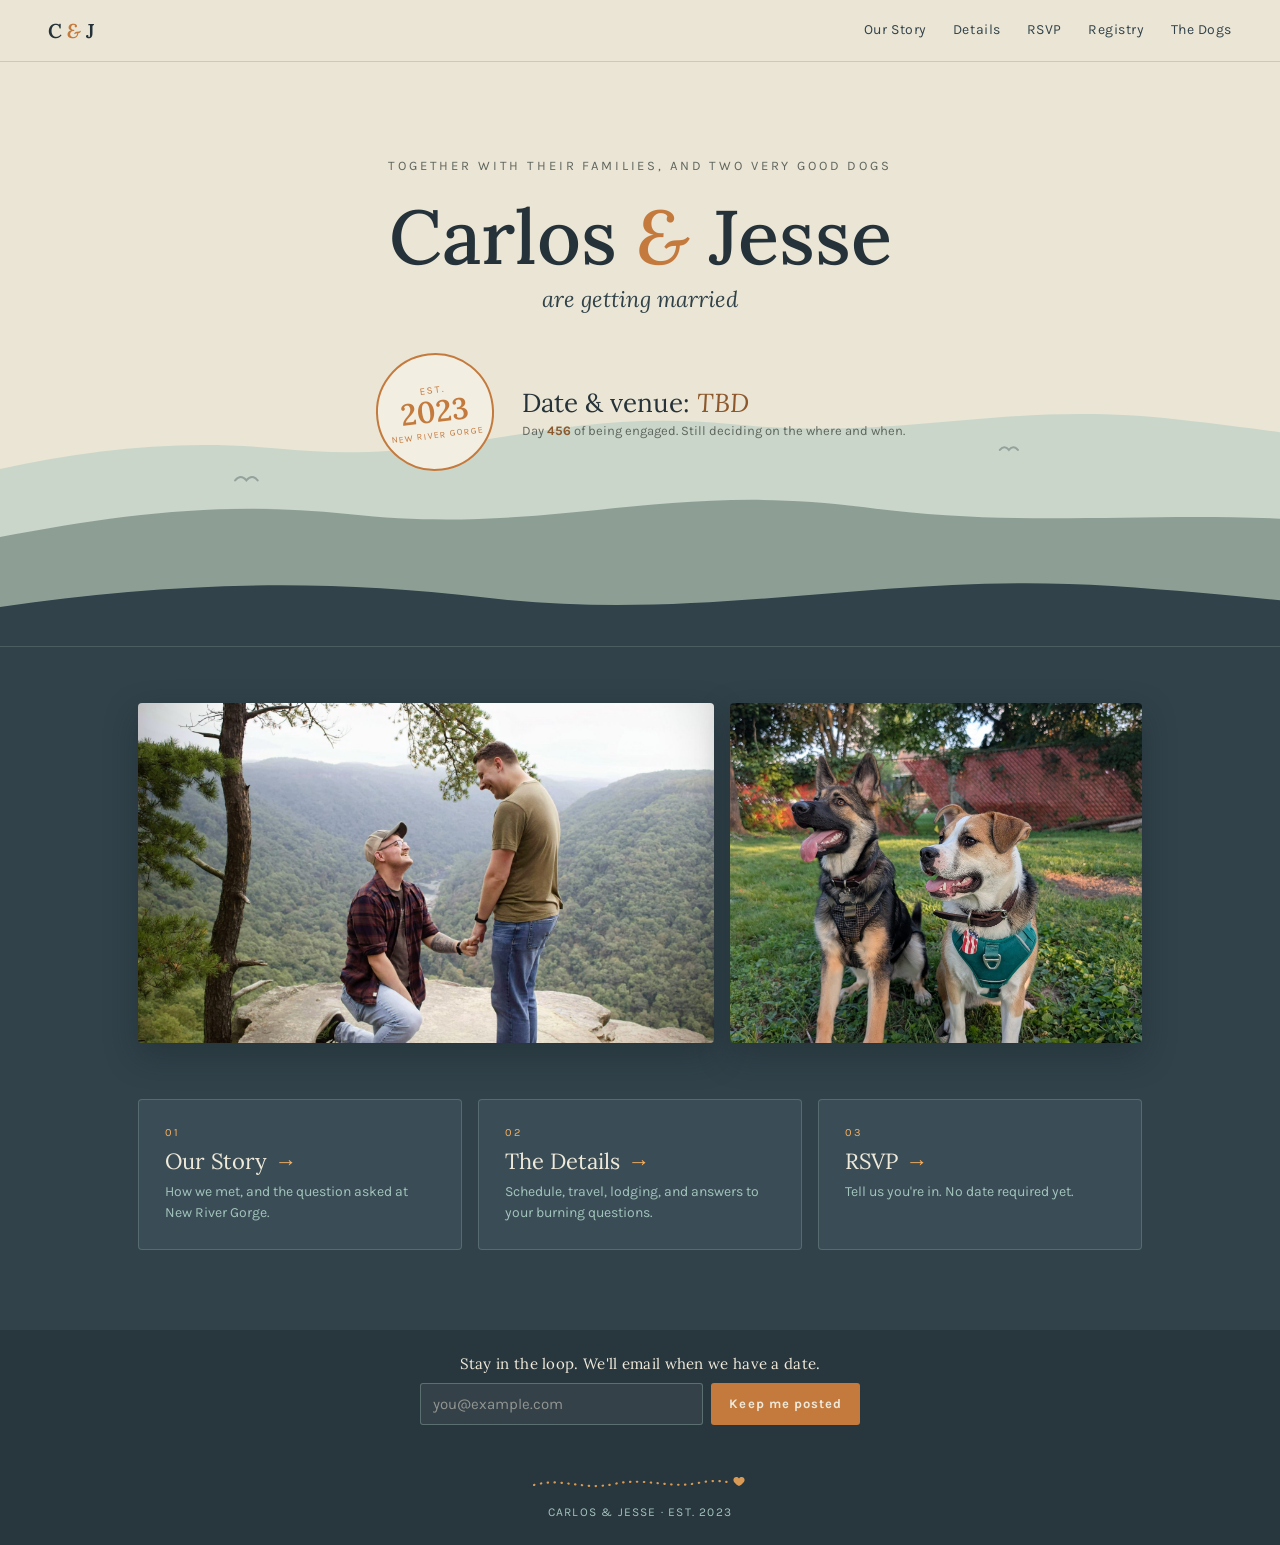
<file: index.html>
<!DOCTYPE html>
<html lang="en">
<head>
<meta charset="utf-8">
<meta name="viewport" content="width=device-width, initial-scale=1">
<title>Carlos &amp; Jesse: We're Getting Married</title>
<meta name="description" content="Carlos and Jesse are getting married! Date and venue coming soon. Get the story, the details, and meet the dogs.">
<meta property="og:title" content="Carlos &amp; Jesse: We're Getting Married">
<meta property="og:description" content="Together with their families (and two very good dogs). Date &amp; venue: TBD, so check back soon.">
<meta property="og:type" content="website">
<meta property="og:image" content="https://wedding-site-az4.pages.dev/img/og.jpg">
<meta name="theme-color" content="#31424a">
<link rel="icon" type="image/svg+xml" href="favicon.svg">
<script>
document.documentElement.classList.add('js');
/* Splash intro: only on the first visit this session, never for
   reduced-motion users. Decided here, synchronously, so neither the page
   nor the splash flashes in the wrong order. */
(function(){
  try{
    var reduce = window.matchMedia && window.matchMedia('(prefers-reduced-motion: reduce)').matches;
    if(!reduce && !sessionStorage.getItem('cjSplash')) document.documentElement.classList.add('splash');
  }catch(e){/* privacy modes without sessionStorage: skip the splash */}
})();
</script>
<link rel="preconnect" href="https://fonts.googleapis.com">
<link rel="preconnect" href="https://fonts.gstatic.com" crossorigin>
<link href="https://fonts.googleapis.com/css2?family=Lora:ital,wght@0,400..700;1,400..700&family=Karla:wght@400..700&display=swap" rel="stylesheet">
<link rel="stylesheet" href="styles.css">
<style>
  /* ---- Hero ---- */
  .hero{position:relative;overflow:hidden;}
  .hero-range{position:absolute;inset:0;width:100%;height:100%;}
  .hero-inner{position:relative;text-align:center;padding:96px 24px 176px;}
  .hero-kicker{font-size:13px;letter-spacing:0.22em;text-transform:uppercase;color:var(--muted-strong);}
  .hero h1{
    font-family:Lora,serif;font-weight:500;font-size:clamp(3rem,11vw,76px);
    margin:24px 0 8px;line-height:1.05;
  }
  .hero h1 .amp{color:var(--copper);font-style:italic;}
  .hero-sub{font-family:Lora,serif;font-style:italic;font-size:clamp(1.1rem,4vw,22px);color:var(--spruce);}

  .hero-meta{display:flex;justify-content:center;align-items:center;gap:28px;margin-top:40px;flex-wrap:wrap;}
  .badge{
    width:118px;height:118px;border:2px solid var(--copper);border-radius:50%;
    display:flex;flex-direction:column;justify-content:center;align-items:center;
    transform:rotate(-7deg);color:var(--copper);background:#f2eee2;flex-shrink:0;
    animation:badge-float 5.5s ease-in-out infinite;
  }
  .badge .b-est{font-size:10px;letter-spacing:0.18em;}
  .badge .b-year{font-family:Lora,serif;font-size:30px;font-weight:600;line-height:1;}
  .badge .b-place{font-size:9px;letter-spacing:0.12em;margin-top:4px;}
  .hero-date{text-align:left;}
  .hero-date .d-main{font-family:Lora,serif;font-size:26px;}
  .hero-date .d-main .tbd{font-style:italic;color:var(--copper-text);}
  .hero-date .d-note{font-size:13px;color:var(--muted-strong);margin-top:4px;}
  .hero-date .d-note .day-n{color:var(--copper-text);font-weight:700;font-variant-numeric:tabular-nums;}

  @keyframes badge-float{
    0%,100%{transform:rotate(-7deg) translateY(0);}
    50%{transform:rotate(-7deg) translateY(-7px);}
  }

  /* Hero entrance */
  .rise{opacity:0;animation:rise-in .9s ease forwards;}
  .rise.d1{animation-delay:.05s;}
  .rise.d2{animation-delay:.18s;}
  .rise.d3{animation-delay:.31s;}
  .rise.d4{animation-delay:.44s;}
  @keyframes rise-in{from{opacity:0;transform:translateY(22px);}to{opacity:1;transform:none;}}

  /* ---- Photos on the dark band ---- */
  .home-dark{background:var(--spruce);padding:56px 0 80px;}
  .photo-row{
    display:grid;grid-template-columns:1.4fr 1fr;gap:16px;
    max-width:1100px;margin:0 auto;padding:0 48px;width:100%;position:relative;
  }
  .photo-row img{
    width:100%;height:340px;object-fit:cover;border-radius:4px;
    box-shadow:var(--shadow-card);display:block;
  }

  /* ---- Nav cards ---- */
  .navcards{
    display:grid;grid-template-columns:repeat(3,1fr);gap:16px;
    max-width:1100px;margin:0 auto;padding:56px 48px 0;width:100%;
  }
  .navcard{
    text-decoration:none;border-radius:4px;padding:26px;
    background:var(--spruce-card);border:1px solid var(--hairline-dark);
    transition:transform .28s ease, box-shadow .28s ease, border-color .28s ease;
  }
  .navcard:hover{transform:translateY(-4px);border-color:var(--copper-light);box-shadow:var(--shadow-card);}
  .navcard .n-num{font-size:11px;letter-spacing:0.18em;color:var(--copper-bright);}
  .navcard .n-title{font-family:Lora,serif;font-size:22px;margin:8px 0 6px;color:var(--ivory);display:flex;align-items:center;gap:8px;}
  .navcard .n-arrow{transition:transform .25s ease;color:var(--copper-bright);}
  .navcard:hover .n-arrow{transform:translateX(5px);}
  .navcard .n-body{font-size:14px;color:var(--seaglass);line-height:1.5;}

  /* ---- Splash intro (logo animation) ---- */
  #splash{display:none;}
  html.splash{overflow:hidden;}
  html.splash #splash{
    /* #eae4d3 = the video's sand as actually rendered (video color-space
       shifts it one shade from our #eae5d4). Matching it hides the frame
       edges when the video letterboxes on portrait screens. */
    display:flex;position:fixed;inset:0;z-index:200;background:#eae4d3;
    align-items:center;justify-content:center;transition:opacity .45s ease;
  }
  #splash.leaving{opacity:0;pointer-events:none;}
  #splash video{width:100%;height:100%;object-fit:contain;}
  #splash .skip{
    position:absolute;right:22px;bottom:18px;padding:8px 10px;cursor:pointer;
    font-family:Karla,sans-serif;font-size:12px;letter-spacing:0.14em;text-transform:uppercase;
    color:var(--muted-strong);background:none;border:none;
  }
  #splash .skip:hover{color:var(--copper-text);}
  /* Hold the hero entrance until the splash clears */
  html.splash .rise{animation-play-state:paused;}

  /* Two birds gliding in place just above the far ridge — fixed positions
     chosen well below the text block, so they can never cross the headline. */
  .bird{animation:bird-glide 16s ease-in-out infinite alternate;}
  .bird.b2{animation-duration:21s;animation-delay:-7s;}
  @keyframes bird-glide{
    from{transform:translate(0,0);}
    to{transform:translate(30px,-5px);}
  }

  @media (max-width:820px){
    .photo-row,.navcards{padding-left:24px;padding-right:24px;}
    .navcards{grid-template-columns:1fr;}
  }
  @media (max-width:640px){
    /* Pin the mountains to a fixed band at the bottom so the stacked
       badge + date always sit on clean sand, never on the ridges. */
    .hero-range{top:auto;height:380px;}
    .hero-inner{padding:64px 20px 190px;}
    .hero-meta{flex-direction:column;gap:20px;}
    .hero-date{text-align:center;}
    .photo-row{grid-template-columns:1fr;}
    .photo-row img{height:auto;aspect-ratio:4/3;}
  }
</style>
</head>
<body>
<div id="splash">
  <video id="splash-video" muted playsinline preload="auto" src="img/cj-splash.mp4" aria-hidden="true"></video>
  <button class="skip" id="splash-skip" type="button">Skip intro</button>
</div>
<div class="page">

  <nav class="site-nav">
    <a class="brand" href="index.html">C&nbsp;<span class="brand-amp">&amp;</span>&nbsp;J</a>
    <div class="nav-links">
      <a href="story.html">Our Story</a>
      <a href="details.html">Details</a>
      <a href="rsvp.html">RSVP</a>
      <a href="registry.html">Registry</a>
      <a href="dogs.html">The Dogs</a>
    </div>
  </nav>

  <div class="hero">
    <svg class="hero-range" viewBox="0 0 1440 520" preserveAspectRatio="xMidYMax slice" aria-hidden="true">
      <rect width="1440" height="520" fill="#eae5d4"></rect>
      <path data-depth="0.10" d="M0 400 C140 362 260 330 400 344 C560 360 640 306 800 322 C960 338 1040 300 1200 318 C1320 331 1390 348 1440 344 L1440 520 L0 520 Z" fill="#a3c4bc" opacity="0.45"></path>
      <g fill="none" stroke="#31424a" stroke-width="1.8" stroke-linecap="round" opacity="0.35">
        <path class="bird b1" d="M360 372 q5 -6 10 0 q5 -6 10 0"></path>
        <path class="bird b2" d="M1040 345 q4 -5 8 0 q4 -5 8 0"></path>
      </g>
      <path data-depth="0.05" d="M0 452 C170 420 300 384 460 402 C640 422 740 372 920 396 C1100 420 1220 388 1440 420 L1440 520 L0 520 Z" fill="#5c7268" opacity="0.55"></path>
      <path d="M0 512 C200 470 380 452 580 476 C780 500 940 452 1140 466 C1290 476 1390 492 1440 488 L1440 520 L0 520 Z" fill="#31424a"></path>
    </svg>
    <header class="hero-inner">
      <div class="hero-kicker rise d1">Together with their families, and two very good dogs</div>
      <h1 class="rise d2">Carlos <span class="amp">&amp;</span> Jesse</h1>
      <div class="hero-sub rise d3">are getting married</div>
      <div class="hero-meta rise d4">
        <div class="badge">
          <div class="b-est">EST.</div>
          <div class="b-year">2023</div>
          <div class="b-place">NEW RIVER GORGE</div>
        </div>
        <div class="hero-date">
          <div class="d-main">Date &amp; venue: <span class="tbd">TBD</span></div>
          <div class="d-note" id="engaged-note">We're still deciding on the where and when. Check back soon.</div>
        </div>
      </div>
    </header>
  </div>

  <div class="home-dark">
    <div class="photo-row reveal-stagger">
      <img src="img/home-proposal.jpg" alt="The proposal at New River Gorge" width="1600" height="1066" loading="lazy">
      <img src="img/home-ella-lily.jpg" alt="Ella and Lily in the backyard" width="1600" height="2125" loading="lazy">
    </div>
    <div class="navcards reveal-stagger">
      <a class="navcard" href="story.html">
        <div class="n-num">01</div>
        <div class="n-title">Our Story <span class="n-arrow" aria-hidden="true">&rarr;</span></div>
        <div class="n-body">How we met, and the question asked at New River Gorge.</div>
      </a>
      <a class="navcard" href="details.html">
        <div class="n-num">02</div>
        <div class="n-title">The Details <span class="n-arrow" aria-hidden="true">&rarr;</span></div>
        <div class="n-body">Schedule, travel, lodging, and answers to your burning questions.</div>
      </a>
      <a class="navcard" href="rsvp.html">
        <div class="n-num">03</div>
        <div class="n-title">RSVP <span class="n-arrow" aria-hidden="true">&rarr;</span></div>
        <div class="n-body">Tell us you're in. No date required yet.</div>
      </a>
    </div>
  </div>

  <footer class="site-footer">
    <form id="subscribe-form" class="footer-signup" novalidate>
      <div class="fs-label">Stay in the loop. We'll email when we have a date.</div>
      <div class="fs-row">
        <input type="email" name="email" aria-label="Email address" placeholder="you@example.com" autocomplete="email">
        <button type="submit" class="fs-submit">Keep me posted</button>
      </div>
      <div class="hp" aria-hidden="true">
        <label>Leave this field empty
          <input name="website" type="text" tabindex="-1" autocomplete="off">
        </label>
      </div>
      <div class="fs-msg" role="status" aria-live="polite"></div>
    </form>
    <svg class="foot-trail" viewBox="0 0 220 26" aria-hidden="true">
      <path d="M4 16 C34 8 52 22 84 15 C116 8 138 20 168 14 C182 11 190 12 197 13" fill="none" stroke="#d99a55" stroke-width="2.2" stroke-dasharray="0.4 6.5" stroke-linecap="round"></path>
      <path d="M209 9.5 c-1.9-2.7 -5.6-1.5 -5.6 1.4 c0 2.3 3.1 4.6 5.6 6.2 c2.5-1.6 5.6-3.9 5.6-6.2 c0-2.9 -3.7-4.1 -5.6-1.4 z" fill="#d99a55"></path>
    </svg>
    <div>CARLOS &amp; JESSE · EST. 2023</div>
  </footer>

</div>
<script src="script.js"></script>
<script>
/* Splash intro controller. The video fades itself out to plain sand at the
   end, so dismissal is a quick overlay fade straight into the hero rise-in.
   Every failure path (autoplay blocked, slow load, decode error) dismisses
   immediately — the splash can only ever delay the page when it is actually
   playing. */
(function () {
  "use strict";
  var root = document.documentElement;
  var splash = document.getElementById("splash");
  if (!root.classList.contains("splash")) { if (splash) splash.remove(); return; }
  var video = document.getElementById("splash-video");
  var done = false;
  function dismiss() {
    if (done) return;
    done = true;
    try { sessionStorage.setItem("cjSplash", "1"); } catch (e) {}
    splash.classList.add("leaving");
    root.classList.remove("splash");   // releases the paused hero entrance
    setTimeout(function () { splash.remove(); }, 500);
  }
  document.getElementById("splash-skip").addEventListener("click", dismiss);
  splash.addEventListener("click", dismiss);
  document.addEventListener("keydown", function (e) {
    if (!done && (e.key === "Escape" || e.key === "Enter" || e.key === " ")) dismiss();
  });
  video.addEventListener("ended", dismiss);
  video.addEventListener("error", dismiss);
  var p = video.play();
  if (p && p.catch) p.catch(dismiss);                      // autoplay blocked
  setTimeout(function () { if (video.currentTime === 0) dismiss(); }, 3000); // never started
  setTimeout(dismiss, 12000);                              // absolute failsafe
})();
</script>
<script>
/* "Day N of being engaged" — counts from the proposal, Sep 6 2025 (day 1).
   The static sentence in the HTML stays as the no-JS fallback. The number
   ticks up when the hero settles; reduced-motion users get it instantly. */
(function () {
  "use strict";
  var note = document.getElementById("engaged-note");
  if (!note) return;
  var MS_DAY = 86400000;
  var start = new Date(2025, 8, 6);           // Sep 6 2025, local midnight
  var now = new Date();
  var today = new Date(now.getFullYear(), now.getMonth(), now.getDate());
  var n = Math.floor((today - start) / MS_DAY) + 1;
  if (n < 1) return;                          // clock set before the proposal: keep fallback

  note.innerHTML = 'Day <span class="day-n"></span> of being engaged. ' +
                   "Still deciding on the where and when.";
  var numEl = note.querySelector(".day-n");
  numEl.textContent = n;

  var reduce = window.matchMedia && window.matchMedia("(prefers-reduced-motion: reduce)").matches;
  if (reduce || n < 30) return;

  // Tick the last stretch of days once the hero has risen into place.
  var meta = document.querySelector(".hero-meta");
  var ticked = false;
  function tick() {
    if (ticked) return;
    ticked = true;
    var from = n - 30, t0 = null, DUR = 900;
    function step(ts) {
      if (t0 === null) t0 = ts;
      var p = Math.min(1, (ts - t0) / DUR);
      p = 1 - Math.pow(1 - p, 3);             // ease-out
      numEl.textContent = Math.round(from + (n - from) * p);
      if (p < 1) requestAnimationFrame(step);
    }
    requestAnimationFrame(step);
  }
  if (meta) meta.addEventListener("animationend", tick, { once: true });
  setTimeout(tick, 14000);                    // fallback: splash worst-case + rise
})();
</script>
<script>
/* Gentle hero parallax: the two back mountain layers drift up a touch as
   you scroll. Skipped for reduced-motion users. */
(function () {
  "use strict";
  if (window.matchMedia && window.matchMedia("(prefers-reduced-motion: reduce)").matches) return;
  var layers = Array.prototype.slice.call(document.querySelectorAll(".hero-range path[data-depth]"));
  if (!layers.length) return;
  var hero = document.querySelector(".hero");
  var ticking = false;
  function update() {
    ticking = false;
    var sy = window.scrollY || 0;
    if (sy > hero.offsetHeight) return;   // hero off-screen, nothing to do
    layers.forEach(function (p) {
      p.style.transform = "translateY(" + (-sy * parseFloat(p.dataset.depth)) + "px)";
    });
  }
  window.addEventListener("scroll", function () {
    if (!ticking) { ticking = true; requestAnimationFrame(update); }
  }, { passive: true });
})();
</script>
</body>
</html>
</file>
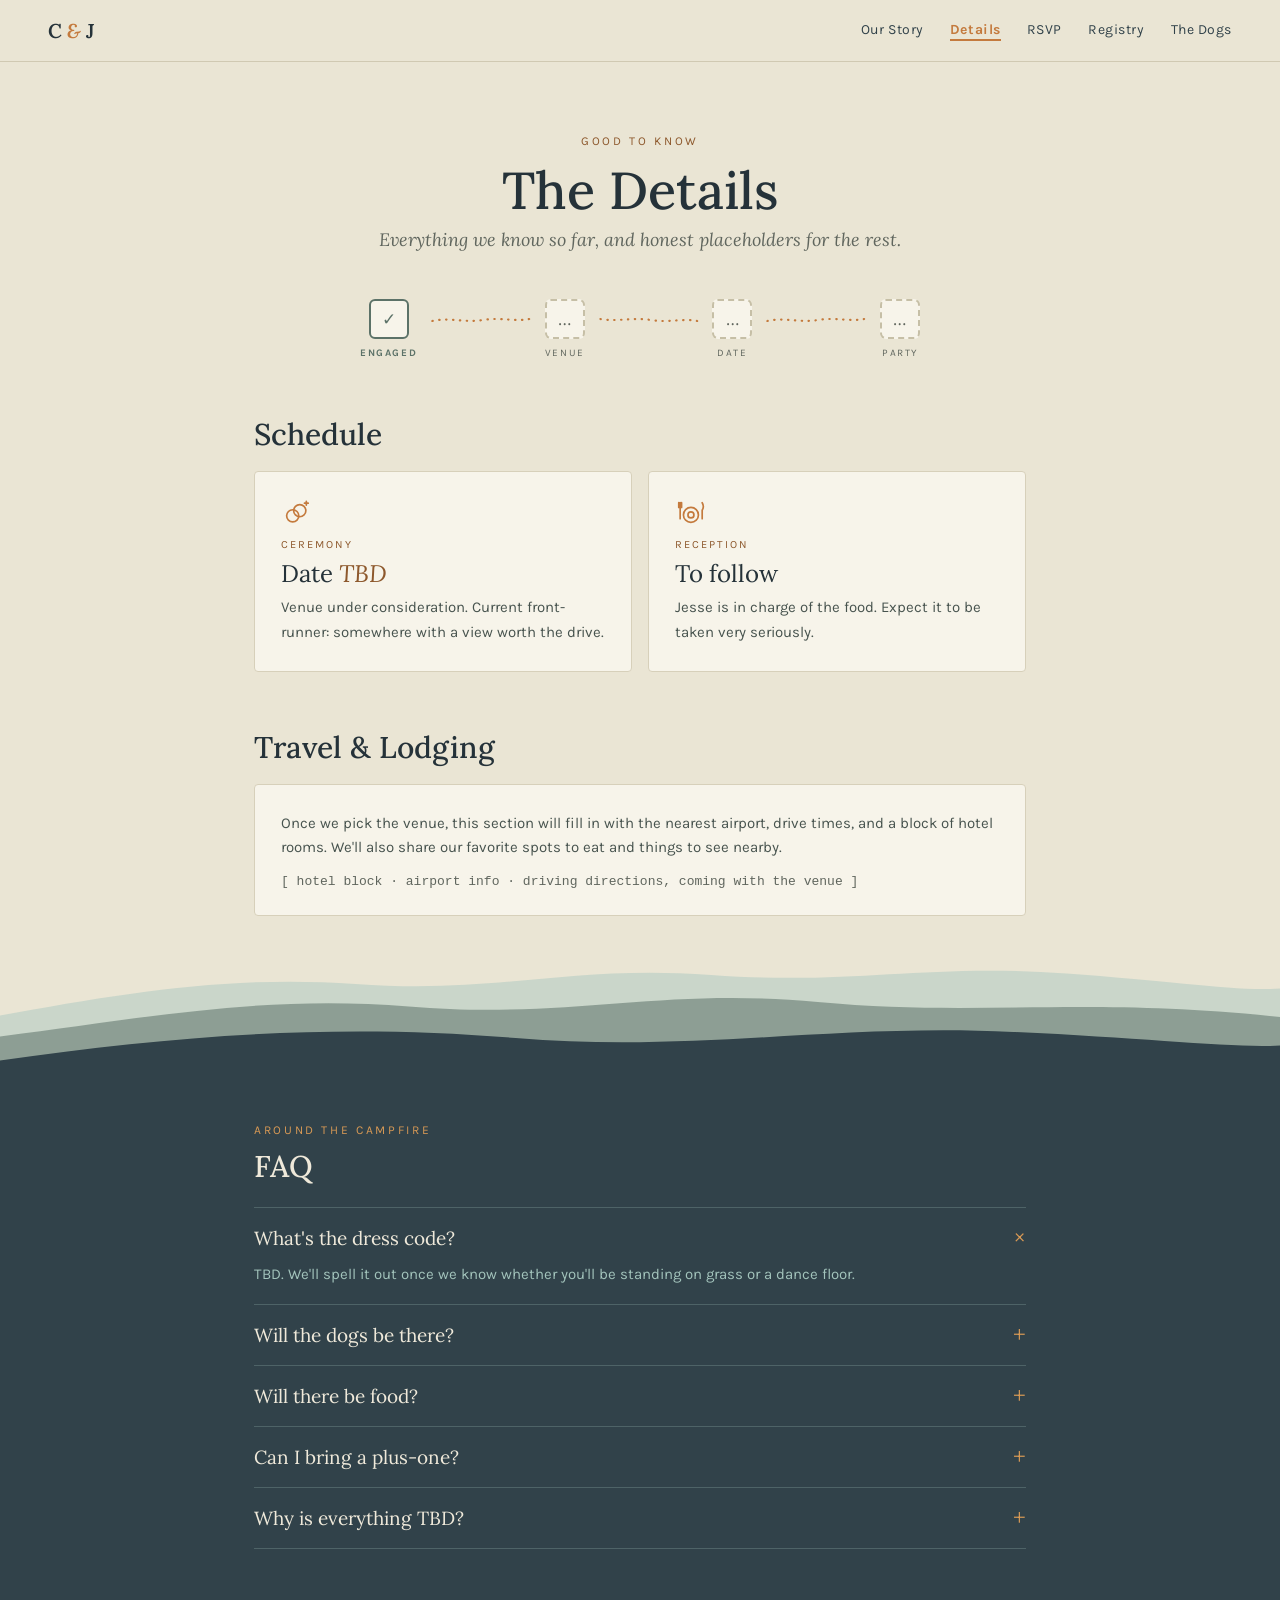
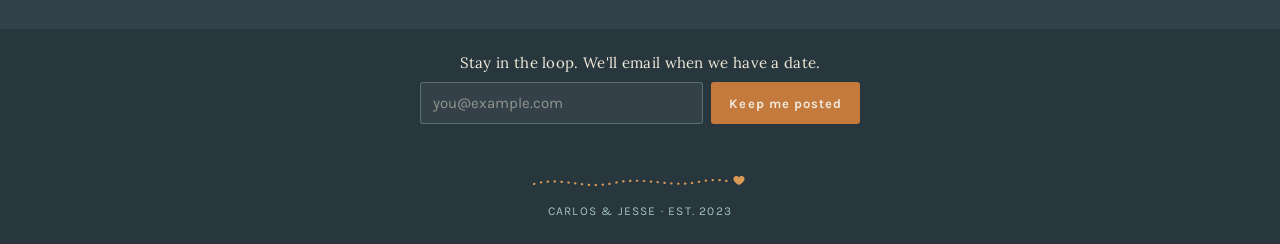
<file: details.html>
<!DOCTYPE html>
<html lang="en">
<head>
<meta charset="utf-8">
<meta name="viewport" content="width=device-width, initial-scale=1">
<title>The Details · Carlos &amp; Jesse</title>
<meta name="description" content="Schedule, travel, lodging, and FAQs for Carlos and Jesse's wedding. Everything we know so far.">
<meta property="og:title" content="The Details · Carlos &amp; Jesse">
<meta property="og:description" content="Everything we know so far, and honest placeholders for the rest.">
<meta property="og:type" content="website">
<meta property="og:image" content="https://wedding-site-az4.pages.dev/img/og.jpg">
<meta name="theme-color" content="#31424a">
<link rel="icon" type="image/svg+xml" href="favicon.svg">
<script>document.documentElement.classList.add('js')</script>
<link rel="preconnect" href="https://fonts.googleapis.com">
<link rel="preconnect" href="https://fonts.gstatic.com" crossorigin>
<link href="https://fonts.googleapis.com/css2?family=Lora:ital,wght@0,400..700;1,400..700&family=Karla:wght@400..700&display=swap" rel="stylesheet">
<link rel="stylesheet" href="styles.css">
<style>
  .sections{display:flex;flex-direction:column;gap:56px;padding-bottom:32px;}

  /* Planning-progress mini-trail: one solid stop, three to go. */
  .plan-trail{
    display:flex;align-items:flex-start;gap:10px;
    max-width:560px;margin:0 auto;width:100%;
  }
  .p-stop{display:flex;flex-direction:column;align-items:center;gap:8px;flex:none;}
  .p-marker{
    width:40px;height:40px;border-radius:6px;
    display:flex;align-items:center;justify-content:center;
    font-family:Lora,serif;font-size:17px;background:var(--sand-card);
  }
  .p-stop.is-done .p-marker{border:2px solid var(--pine);color:var(--pine);}
  .p-stop:not(.is-done) .p-marker{border:2px dashed var(--line-input);color:var(--muted-strong);}
  .p-label{font-size:10px;letter-spacing:0.16em;text-transform:uppercase;color:var(--muted-strong);}
  .p-stop.is-done .p-label{color:var(--pine);font-weight:700;}
  .p-link{flex:1;height:12px;margin-top:14px;min-width:16px;}
  .p-link path{
    stroke:var(--copper);stroke-width:2.2;fill:none;stroke-linecap:round;
    stroke-dasharray:0.4 6.5;vector-effect:non-scaling-stroke;
  }

  /* Line-art icons on the schedule cards */
  .card-icon{width:30px;height:30px;margin-bottom:10px;display:block;}
  .card-icon *{stroke:var(--copper);stroke-width:1.8;fill:none;stroke-linecap:round;}
  .section h2{font-family:Lora,serif;font-weight:500;font-size:30px;margin:0 0 18px;}
  .two-col{display:grid;grid-template-columns:1fr 1fr;gap:16px;}
  .card-note{font-size:15px;line-height:1.65;color:var(--ink-soft);}
  .placeholder{font-size:13px;color:var(--muted-strong);font-family:monospace;}
  .stack{display:flex;flex-direction:column;gap:14px;}

  /* FAQ accordion (native <details>) */
  .faq-head{font-size:12px;letter-spacing:0.22em;text-transform:uppercase;color:var(--copper-light);}
  .faq h2{font-family:Lora,serif;font-weight:500;font-size:30px;margin:10px 0 22px;color:var(--ivory);}
  .faq-list details{border-bottom:1px solid var(--hairline-dark);padding:18px 0;}
  .faq-list details:first-of-type{border-top:1px solid var(--hairline-dark);}
  .faq-list summary{
    font-family:Lora,serif;font-size:19px;color:var(--ivory);cursor:pointer;
    list-style:none;display:flex;justify-content:space-between;align-items:center;gap:16px;
  }
  .faq-list summary::-webkit-details-marker{display:none;}
  .faq-list summary::after{content:"+";color:var(--copper-light);font-size:24px;line-height:1;transition:transform .25s ease;}
  .faq-list details[open] summary::after{transform:rotate(45deg);}
  .faq-a{font-size:15px;line-height:1.6;color:var(--seaglass);padding-top:12px;}
  .faq-a a{color:var(--copper-bright);}
  .faq-list details[open] .faq-a{animation:faq-open .32s ease;}
  @keyframes faq-open{from{opacity:0;transform:translateY(-6px);}to{opacity:1;transform:none;}}
  /* Smooth height animation where supported (Chromium 131+); elsewhere the
     answer still fades in via the keyframe above. */
  @supports (interpolate-size: allow-keywords){
    :root{interpolate-size:allow-keywords;}
    .faq-list details::details-content{
      block-size:0;overflow:clip;
      transition:block-size .32s ease, content-visibility .32s allow-discrete;
    }
    .faq-list details[open]::details-content{block-size:auto;}
  }

  @media (max-width:640px){
    .two-col{grid-template-columns:1fr;}
  }
</style>
</head>
<body>
<div class="page">

  <nav class="site-nav">
    <a class="brand" href="index.html">C&nbsp;<span class="brand-amp">&amp;</span>&nbsp;J</a>
    <div class="nav-links">
      <a href="story.html">Our Story</a>
      <a class="active" href="details.html">Details</a>
      <a href="rsvp.html">RSVP</a>
      <a href="registry.html">Registry</a>
      <a href="dogs.html">The Dogs</a>
    </div>
  </nav>

  <header class="intro">
    <div class="eyebrow">Good To Know</div>
    <h1>The Details</h1>
    <div class="subtitle">Everything we know so far, and honest placeholders for the rest.</div>
  </header>

  <div class="wrap wrap-820 sections">
    <section class="section reveal" aria-label="Planning progress">
      <div class="plan-trail reveal-stagger">
        <div class="p-stop is-done">
          <div class="p-marker">&#10003;</div>
          <div class="p-label">Engaged</div>
        </div>
        <svg class="p-link" viewBox="0 0 60 12" preserveAspectRatio="none" aria-hidden="true"><path d="M3 8 C13 4 21 10 31 7 C41 4 50 9 57 6"></path></svg>
        <div class="p-stop">
          <div class="p-marker">&#8230;</div>
          <div class="p-label">Venue</div>
        </div>
        <svg class="p-link" viewBox="0 0 60 12" preserveAspectRatio="none" aria-hidden="true"><path d="M3 6 C13 9 21 4 31 7 C41 10 50 5 57 8"></path></svg>
        <div class="p-stop">
          <div class="p-marker">&#8230;</div>
          <div class="p-label">Date</div>
        </div>
        <svg class="p-link" viewBox="0 0 60 12" preserveAspectRatio="none" aria-hidden="true"><path d="M3 8 C13 4 21 10 31 7 C41 4 50 9 57 6"></path></svg>
        <div class="p-stop">
          <div class="p-marker">&#8230;</div>
          <div class="p-label">Party</div>
        </div>
      </div>
    </section>

    <section class="section reveal">
      <h2>Schedule</h2>
      <div class="two-col">
        <div class="card card-pad">
          <svg class="card-icon" viewBox="0 0 32 32" aria-hidden="true">
            <circle cx="12.5" cy="19" r="6.5"></circle>
            <circle cx="20" cy="13.5" r="6.5"></circle>
            <path d="M27 3.5 v4 M25 5.5 h4"></path>
          </svg>
          <div class="card-eyebrow">CEREMONY</div>
          <div class="card-title">Date <span style="font-style:italic;color:var(--copper-text);">TBD</span></div>
          <div class="card-note">Venue under consideration. Current front-runner: somewhere with a view worth the drive.</div>
        </div>
        <div class="card card-pad">
          <svg class="card-icon" viewBox="0 0 32 32" aria-hidden="true">
            <circle cx="17" cy="18" r="8"></circle>
            <circle cx="17" cy="18" r="3.2"></circle>
            <path d="M4 5 v5 M7 5 v5 M5.5 5 v5 M5.5 10 v12"></path>
            <path d="M29 5 c1.6 2.6 1.6 5.4 0 8 v9"></path>
          </svg>
          <div class="card-eyebrow">RECEPTION</div>
          <div class="card-title">To follow</div>
          <div class="card-note">Jesse is in charge of the food. Expect it to be taken very seriously.</div>
        </div>
      </div>
    </section>

    <section class="section reveal">
      <h2>Travel &amp; Lodging</h2>
      <div class="card card-pad stack">
        <div class="card-note">Once we pick the venue, this section will fill in with the nearest airport, drive times, and a block of hotel rooms. We'll also share our favorite spots to eat and things to see nearby.</div>
        <div class="placeholder">[ hotel block · airport info · driving directions, coming with the venue ]</div>
      </div>
    </section>
  </div>

  <svg class="range" viewBox="0 0 1440 160" preserveAspectRatio="none" aria-hidden="true">
    <path d="M0 90 C140 60 260 36 400 48 C560 62 640 22 800 36 C960 50 1040 20 1200 34 C1320 44 1390 58 1440 54 L1440 160 L0 160 Z" fill="#a3c4bc" opacity="0.45"></path>
    <path d="M0 118 C170 92 300 62 460 78 C640 96 740 52 920 72 C1100 92 1220 64 1440 92 L1440 160 L0 160 Z" fill="#5c7268" opacity="0.55"></path>
    <path d="M0 150 C200 116 380 100 580 120 C780 140 940 100 1140 112 C1290 120 1390 134 1440 130 L1440 160 L0 160 Z" fill="#31424a"></path>
  </svg>

  <div class="dark" style="padding:56px 24px 80px;">
    <div class="wrap wrap-820 faq">
      <div class="faq-head">Around the campfire</div>
      <h2>FAQ</h2>
      <div class="faq-list reveal">
        <details open>
          <summary>What's the dress code?</summary>
          <div class="faq-a">TBD. We'll spell it out once we know whether you'll be standing on grass or a dance floor.</div>
        </details>
        <details>
          <summary>Will the dogs be there?</summary>
          <div class="faq-a">We are doing everything in our power to make that happen. <a href="dogs.html">Meet them here</a> so you can greet them properly.</div>
        </details>
        <details>
          <summary>Will there be food?</summary>
          <div class="faq-a">One of us plans vacations around restaurants. Yes. There will be food, and it will be good.</div>
        </details>
        <details>
          <summary>Can I bring a plus-one?</summary>
          <div class="faq-a">Absolutely. RSVP for yourself, your plus-one, and family, and we'll sort the rest.</div>
        </details>
        <details>
          <summary>Why is everything TBD?</summary>
          <div class="faq-a">Because we just got engaged and we're enjoying it. Planning is officially underway, so check back for updates.</div>
        </details>
      </div>
    </div>
  </div>

  <footer class="site-footer">
    <form id="subscribe-form" class="footer-signup" novalidate>
      <div class="fs-label">Stay in the loop. We'll email when we have a date.</div>
      <div class="fs-row">
        <input type="email" name="email" aria-label="Email address" placeholder="you@example.com" autocomplete="email">
        <button type="submit" class="fs-submit">Keep me posted</button>
      </div>
      <div class="hp" aria-hidden="true">
        <label>Leave this field empty
          <input name="website" type="text" tabindex="-1" autocomplete="off">
        </label>
      </div>
      <div class="fs-msg" role="status" aria-live="polite"></div>
    </form>
    <svg class="foot-trail" viewBox="0 0 220 26" aria-hidden="true">
      <path d="M4 16 C34 8 52 22 84 15 C116 8 138 20 168 14 C182 11 190 12 197 13" fill="none" stroke="#d99a55" stroke-width="2.2" stroke-dasharray="0.4 6.5" stroke-linecap="round"></path>
      <path d="M209 9.5 c-1.9-2.7 -5.6-1.5 -5.6 1.4 c0 2.3 3.1 4.6 5.6 6.2 c2.5-1.6 5.6-3.9 5.6-6.2 c0-2.9 -3.7-4.1 -5.6-1.4 z" fill="#d99a55"></path>
    </svg>
    <div>CARLOS &amp; JESSE · EST. 2023</div>
  </footer>

</div>
<script src="script.js"></script>
</body>
</html>
</file>
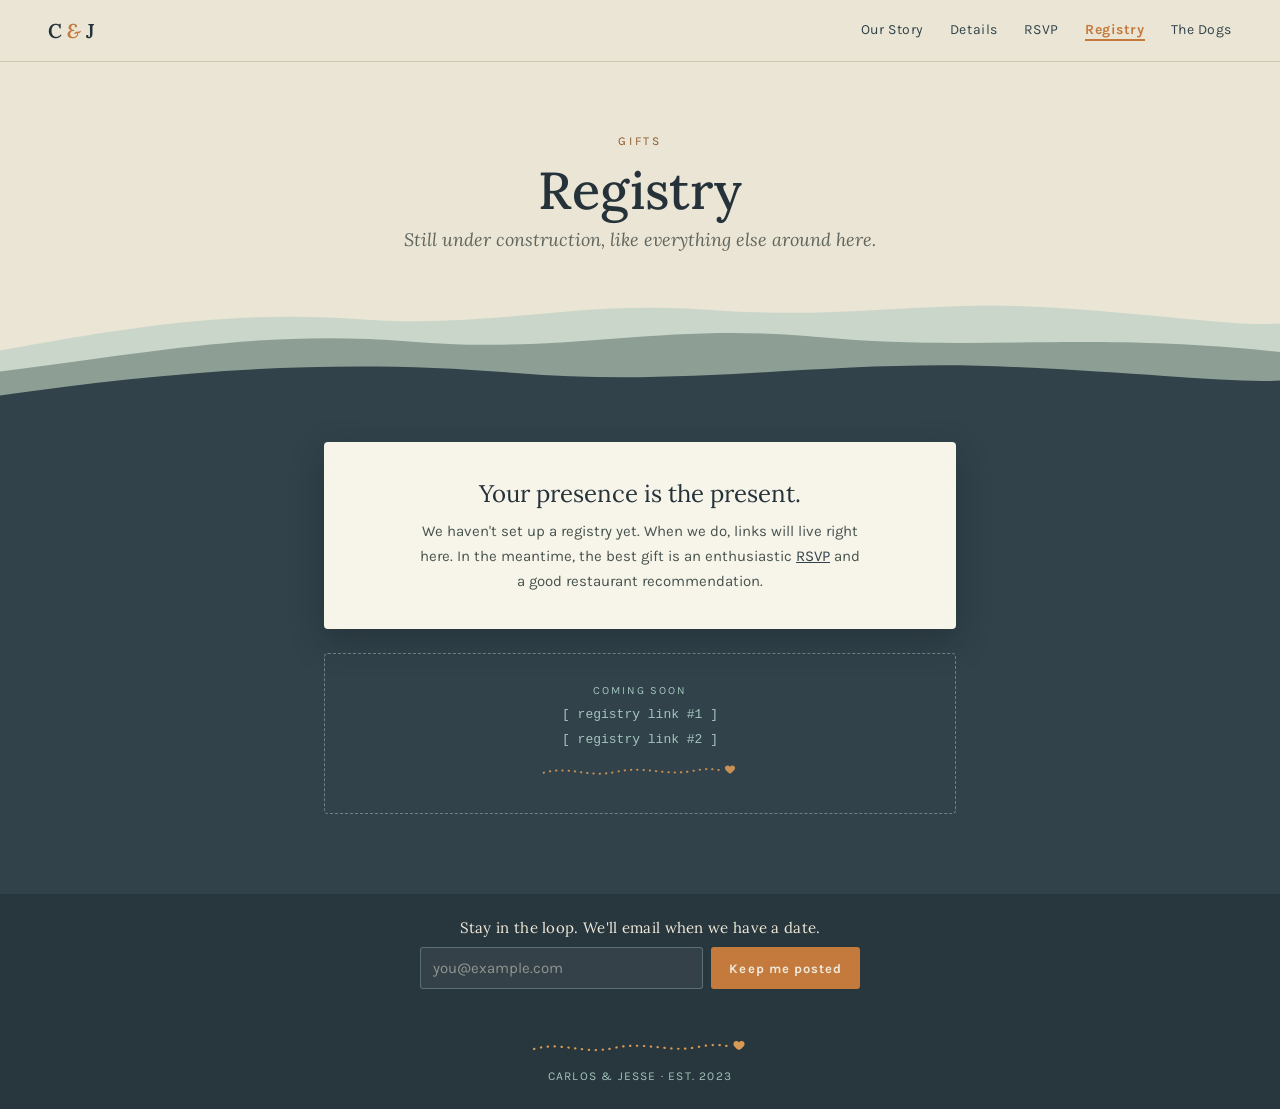
<file: registry.html>
<!DOCTYPE html>
<html lang="en">
<head>
<meta charset="utf-8">
<meta name="viewport" content="width=device-width, initial-scale=1">
<title>Registry · Carlos &amp; Jesse</title>
<meta name="description" content="Registry coming soon. For now: your presence is the present.">
<meta property="og:title" content="Registry · Carlos &amp; Jesse">
<meta property="og:description" content="Still under construction, like everything else around here.">
<meta property="og:type" content="website">
<meta property="og:image" content="https://wedding-site-az4.pages.dev/img/og.jpg">
<meta name="theme-color" content="#31424a">
<link rel="icon" type="image/svg+xml" href="favicon.svg">
<script>document.documentElement.classList.add('js')</script>
<link rel="preconnect" href="https://fonts.googleapis.com">
<link rel="preconnect" href="https://fonts.gstatic.com" crossorigin>
<link href="https://fonts.googleapis.com/css2?family=Lora:ital,wght@0,400..700;1,400..700&family=Karla:wght@400..700&display=swap" rel="stylesheet">
<link rel="stylesheet" href="styles.css">
<style>
  .registry-stack{display:flex;flex-direction:column;gap:24px;}
  .present-card{
    border-radius:4px;padding:36px;background:var(--sand-card);box-shadow:var(--shadow-card);text-align:center;
  }
  .present-card .p-title{font-family:Lora,serif;font-size:24px;margin-bottom:10px;}
  .present-card .p-body{font-size:15px;line-height:1.65;color:var(--ink-soft);max-width:440px;margin:0 auto;}
  /* Not links yet — no hover affordance until they are. */
  .soon{
    border:1px dashed rgba(163,196,188,0.5);border-radius:4px;padding:30px 26px;
    text-align:center;color:var(--seaglass);
    display:flex;flex-direction:column;align-items:center;gap:10px;
  }
  .soon .s-label{font-size:11px;letter-spacing:0.18em;}
  .soon .s-slot{font-family:monospace;font-size:13px;}
  .soon .s-trail{width:200px;height:26px;opacity:0.9;}
</style>
</head>
<body>
<div class="page">

  <nav class="site-nav">
    <a class="brand" href="index.html">C&nbsp;<span class="brand-amp">&amp;</span>&nbsp;J</a>
    <div class="nav-links">
      <a href="story.html">Our Story</a>
      <a href="details.html">Details</a>
      <a href="rsvp.html">RSVP</a>
      <a class="active" href="registry.html">Registry</a>
      <a href="dogs.html">The Dogs</a>
    </div>
  </nav>

  <header class="intro tight">
    <div class="eyebrow">Gifts</div>
    <h1>Registry</h1>
    <div class="subtitle">Still under construction, like everything else around here.</div>
  </header>

  <svg class="range" viewBox="0 0 1440 160" preserveAspectRatio="none" aria-hidden="true">
    <path d="M0 90 C140 60 260 36 400 48 C560 62 640 22 800 36 C960 50 1040 20 1200 34 C1320 44 1390 58 1440 54 L1440 160 L0 160 Z" fill="#a3c4bc" opacity="0.45"></path>
    <path d="M0 118 C170 92 300 62 460 78 C640 96 740 52 920 72 C1100 92 1220 64 1440 92 L1440 160 L0 160 Z" fill="#5c7268" opacity="0.55"></path>
    <path d="M0 150 C200 116 380 100 580 120 C780 140 940 100 1140 112 C1290 120 1390 134 1440 130 L1440 160 L0 160 Z" fill="#31424a"></path>
  </svg>

  <div class="dark dark-center" style="padding:40px 24px 80px;flex:1;">
    <div class="wrap wrap-680 registry-stack reveal-stagger">
      <div class="present-card">
        <div class="p-title">Your presence is the present.</div>
        <div class="p-body">We haven't set up a registry yet. When we do, links will live right here. In the meantime, the best gift is an enthusiastic <a href="rsvp.html">RSVP</a> and a good restaurant recommendation.</div>
      </div>
      <div class="soon">
        <div class="s-label">COMING SOON</div>
        <div class="s-slot">[ registry link #1 ]</div>
        <div class="s-slot">[ registry link #2 ]</div>
        <svg class="s-trail" viewBox="0 0 220 26" aria-hidden="true">
          <path d="M4 16 C34 8 52 22 84 15 C116 8 138 20 168 14 C182 11 190 12 197 13" fill="none" stroke="#d99a55" stroke-width="2.2" stroke-dasharray="0.4 6.5" stroke-linecap="round"></path>
          <path d="M209 9.5 c-1.9-2.7 -5.6-1.5 -5.6 1.4 c0 2.3 3.1 4.6 5.6 6.2 c2.5-1.6 5.6-3.9 5.6-6.2 c0-2.9 -3.7-4.1 -5.6-1.4 z" fill="#d99a55"></path>
        </svg>
      </div>
    </div>
  </div>

  <footer class="site-footer">
    <form id="subscribe-form" class="footer-signup" novalidate>
      <div class="fs-label">Stay in the loop. We'll email when we have a date.</div>
      <div class="fs-row">
        <input type="email" name="email" aria-label="Email address" placeholder="you@example.com" autocomplete="email">
        <button type="submit" class="fs-submit">Keep me posted</button>
      </div>
      <div class="hp" aria-hidden="true">
        <label>Leave this field empty
          <input name="website" type="text" tabindex="-1" autocomplete="off">
        </label>
      </div>
      <div class="fs-msg" role="status" aria-live="polite"></div>
    </form>
    <svg class="foot-trail" viewBox="0 0 220 26" aria-hidden="true">
      <path d="M4 16 C34 8 52 22 84 15 C116 8 138 20 168 14 C182 11 190 12 197 13" fill="none" stroke="#d99a55" stroke-width="2.2" stroke-dasharray="0.4 6.5" stroke-linecap="round"></path>
      <path d="M209 9.5 c-1.9-2.7 -5.6-1.5 -5.6 1.4 c0 2.3 3.1 4.6 5.6 6.2 c2.5-1.6 5.6-3.9 5.6-6.2 c0-2.9 -3.7-4.1 -5.6-1.4 z" fill="#d99a55"></path>
    </svg>
    <div>CARLOS &amp; JESSE · EST. 2023</div>
  </footer>

</div>
<script src="script.js"></script>
</body>
</html>
</file>
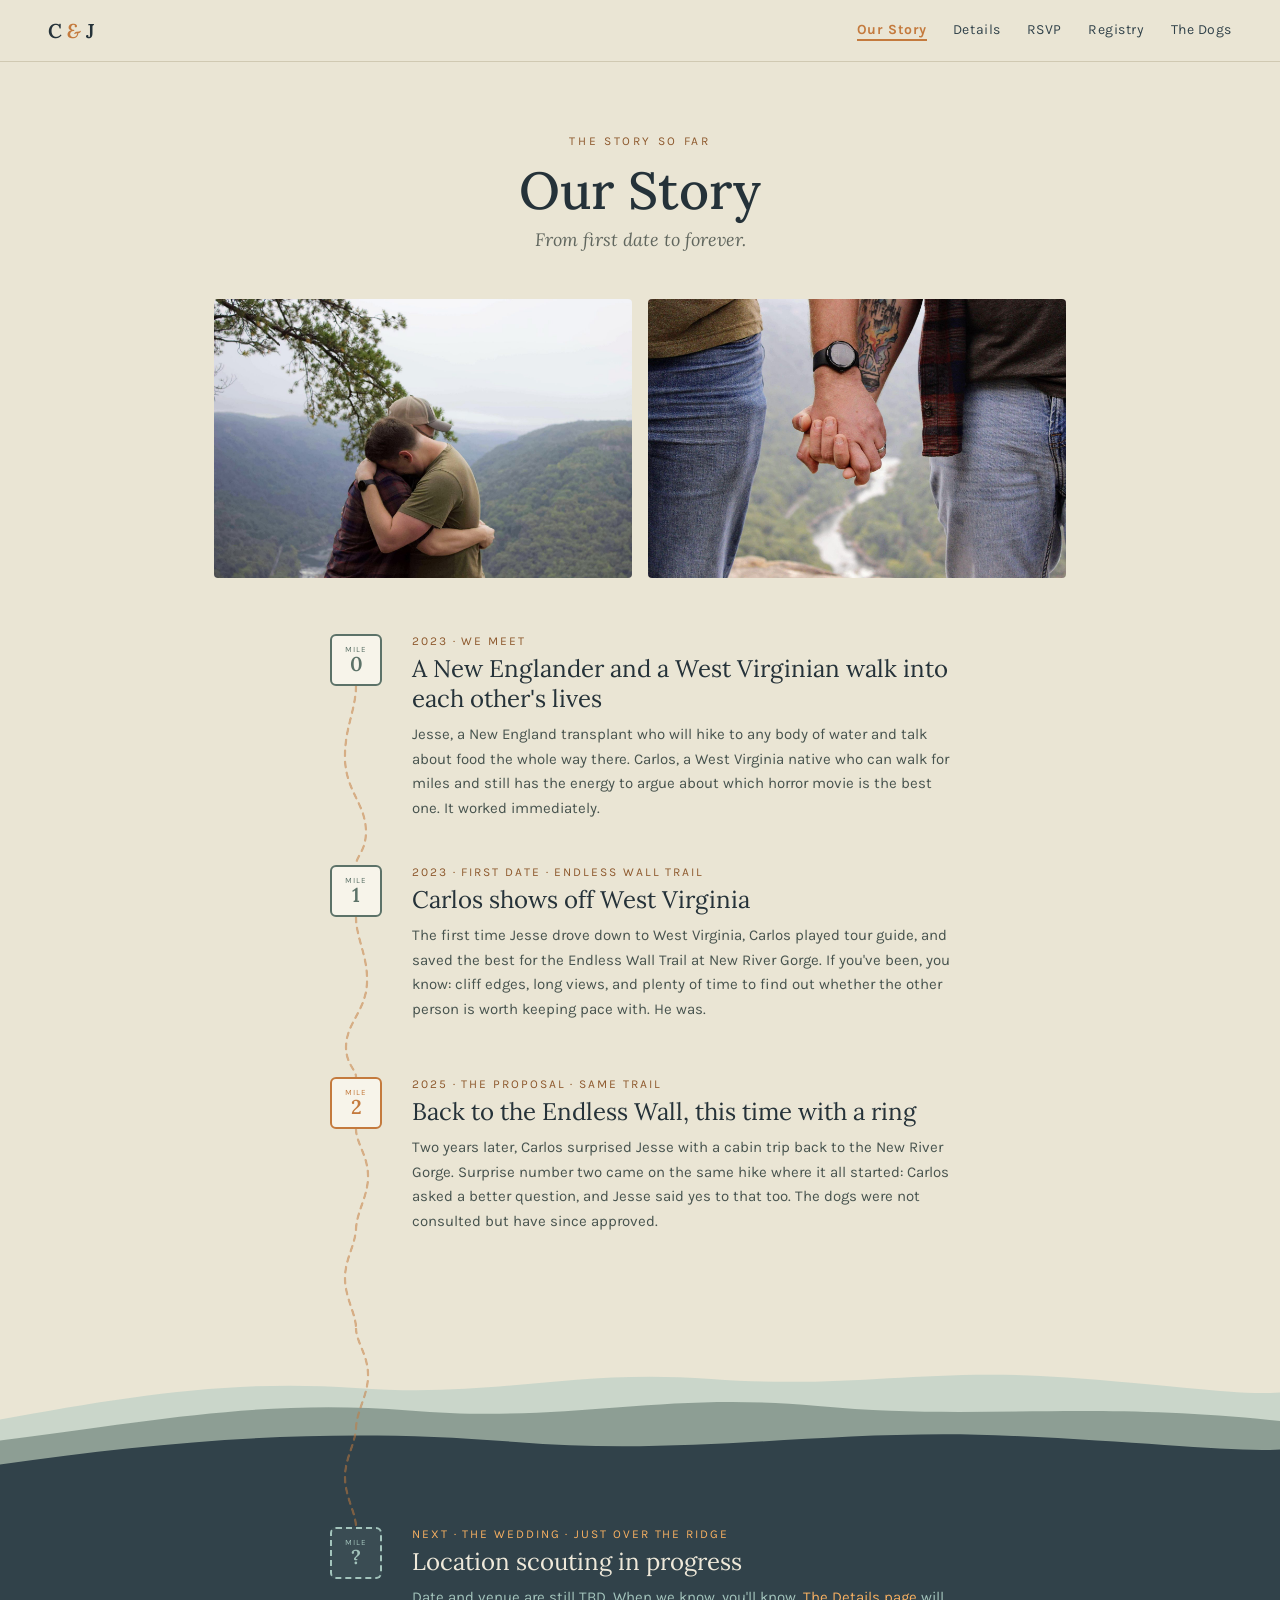
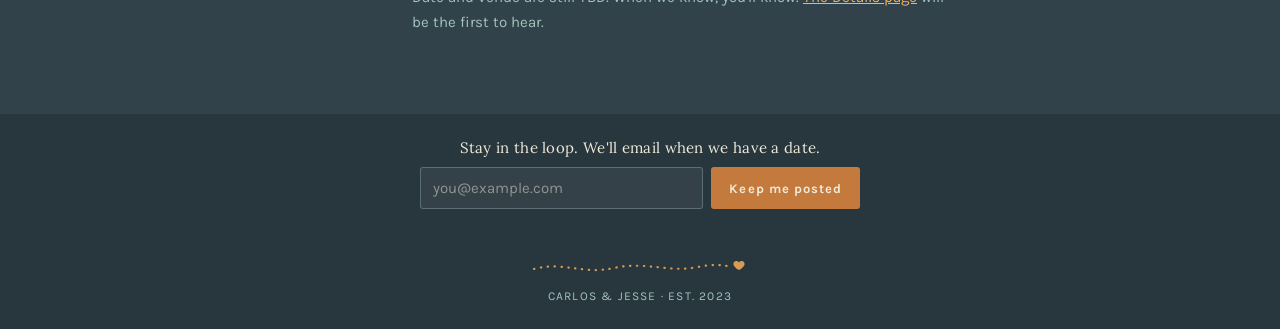
<file: story.html>
<!DOCTYPE html>
<html lang="en">
<head>
<meta charset="utf-8">
<meta name="viewport" content="width=device-width, initial-scale=1">
<title>Our Story · Carlos &amp; Jesse</title>
<meta name="description" content="How Carlos and Jesse met, the first date on the Endless Wall Trail, and the proposal two years later on the same hike.">
<meta property="og:title" content="Our Story · Carlos &amp; Jesse">
<meta property="og:description" content="From first date to forever: the trail from mile 0 to the wedding.">
<meta property="og:type" content="website">
<meta property="og:image" content="https://wedding-site-az4.pages.dev/img/og.jpg">
<meta name="theme-color" content="#31424a">
<link rel="icon" type="image/svg+xml" href="favicon.svg">
<script>document.documentElement.classList.add('js')</script>
<link rel="preconnect" href="https://fonts.googleapis.com">
<link rel="preconnect" href="https://fonts.gstatic.com" crossorigin>
<link href="https://fonts.googleapis.com/css2?family=Lora:ital,wght@0,400..700;1,400..700&family=Karla:wght@400..700&display=swap" rel="stylesheet">
<link rel="stylesheet" href="styles.css">
<style>
  /* Aliases kept so the Story-specific rules below keep reading; the canonical
     palette + base/nav/intro/footer styles now live in styles.css. */
  :root{
    --rust:var(--copper);
    --rust-light:var(--copper-light);
    --sage:var(--seaglass);
    --slate:var(--spruce);
    --slate-dark:var(--spruce-dark);
  }

  /* --- Photos --- */
  .photos{
    display:grid;grid-template-columns:1fr 1fr;gap:16px;
    max-width:900px;margin:0 auto 56px;padding:0 24px;width:100%;
  }
  .photos img{width:100%;height:auto;aspect-ratio:3/2;object-fit:cover;border-radius:4px;display:block;}

  /* --- Timeline --- */
  .timeline{
    max-width:680px;margin:0 auto;padding:0 24px 24px;width:100%;
    display:flex;flex-direction:column;
  }
  .milestone{display:grid;grid-template-columns:64px 1fr;gap:24px;}
  .rail{display:flex;flex-direction:column;align-items:center;}
  .marker{
    width:52px;height:52px;border-radius:6px;
    display:flex;flex-direction:column;justify-content:center;align-items:center;
    background:var(--sand-card);flex-shrink:0;
  }
  .marker .marker-label{font-size:8px;letter-spacing:0.12em;}
  .marker .marker-num{font-family:Lora,serif;font-size:20px;font-weight:600;line-height:1;}
  .marker--pine{border:2px solid var(--pine);color:var(--pine);}
  .marker--rust{border:2px solid var(--rust);color:var(--rust);}
  .marker--future{border:2px dashed var(--sage);color:var(--sage);background:rgba(163,196,188,0.08);}

  /* Upper trail segment: fills the rail below the Mile 2 marker. Its SVG is
     drawn to start dead-centre at the top (under the marker) and end dead-centre
     at the bottom (the seam), and stretches vertically to whatever height the
     column needs — so it always meets both the marker and the lower segment on
     the spine, at any text height. */
  .connector--trail{width:64px;flex:1;}
  /* Shared trail path: centre-to-centre with vertical tangents at both ends, so
     segments join seamlessly and land on the markers. non-scaling-stroke keeps
     the dashes a constant size even where the path is stretched. */
  .trail-svg{display:block;width:100%;height:100%;}
  .trail-svg path{
    fill:none;stroke:var(--copper);stroke-width:2.6;
    stroke-dasharray:5 6;stroke-linecap:round;vector-effect:non-scaling-stroke;
  }

  .milestone-body{padding-bottom:44px;}
  .milestone-body.last{padding-bottom:24px;}
  .when{font-size:12px;letter-spacing:0.16em;color:var(--copper-text);}
  .headline{font-family:Lora,serif;font-size:24px;margin:6px 0 8px;line-height:1.25;}
  .body-text{font-size:15px;line-height:1.65;color:var(--ink-soft);}

  /* --- Finale (dark) --- */
  .finale-wrap{position:relative;}
  /* Lower half of the trail: picks up where the Mile 2 connector leaves off
     (top:-24px bridges the timeline's bottom padding) and winds over the ridge
     to the "?" marker. Anchored to the same 24px-inset marker column, and the
     mountains + finale top-padding it spans are a fixed 176px, so its height is
     stable on every screen size. */
  .trail-layer{
    position:absolute;top:-24px;left:0;right:0;margin:0 auto;
    max-width:680px;padding:0 24px;z-index:1;pointer-events:none;
  }
  .trail{width:64px;height:199px;}
  .finale{background:var(--slate);padding:56px 0 80px;}
  .finale-inner{max-width:680px;margin:0 auto;padding:0 24px;display:grid;grid-template-columns:64px 1fr;gap:24px;}
  .finale .when{color:var(--copper-bright);}
  .finale .headline{color:var(--ivory);}
  .finale .body-text{color:var(--sage);}
  .finale .body-text a{color:var(--copper-bright);}

  /* --- Mobile --- */
  @media (max-width:640px){
    .photos{grid-template-columns:1fr;margin-bottom:40px;}
  }

  /* --- Trail draw-on ---
     The dashed trail is masked by a copy of its own path (pathLength=1).
     With JS present the mask starts fully offset (trail hidden) and
     transitions to 0 when the trail scrolls into view, so the route
     "draws itself" toward the wedding. No JS → trail simply visible. */
  html.js .trail-svg .mask-path{stroke-dashoffset:1;}
  html.js .trail-svg.trail-go .mask-path{stroke-dashoffset:0;}
  .connector--trail .mask-path{transition:stroke-dashoffset 1.15s ease-in;}
  .trail .mask-path{transition:stroke-dashoffset .95s ease-out 1.05s;}
  @media (prefers-reduced-motion: reduce){
    html.js .trail-svg .mask-path{stroke-dashoffset:0;transition:none;}
  }
</style>
</head>
<body>
<div class="page">

  <nav class="site-nav">
    <a class="brand" href="index.html">C&nbsp;<span class="brand-amp">&amp;</span>&nbsp;J</a>
    <div class="nav-links">
      <a class="active" href="story.html">Our Story</a>
      <a href="details.html">Details</a>
      <a href="rsvp.html">RSVP</a>
      <a href="registry.html">Registry</a>
      <a href="dogs.html">The Dogs</a>
    </div>
  </nav>

  <header class="intro">
    <div class="eyebrow">The Story So Far</div>
    <h1>Our Story</h1>
    <div class="subtitle">From first date to forever.</div>
  </header>

  <div class="photos">
    <img src="img/story-hug.jpg" alt="The hug right after the yes" width="1600" height="1066">
    <img src="img/story-hands.jpg" alt="Holding hands above the gorge" width="1600" height="1067">
  </div>

  <div class="timeline">

    <div class="milestone">
      <div class="rail">
        <div class="marker marker--pine">
          <div class="marker-label">MILE</div>
          <div class="marker-num">0</div>
        </div>
        <div class="connector--trail">
          <svg class="trail-svg" data-trail="m0" viewBox="0 0 64 160" preserveAspectRatio="none" aria-hidden="true">
            <defs>
              <mask id="trail-mask-0" maskUnits="userSpaceOnUse">
                <path class="mask-path" d="M32 0 C32 22 20 38 21 66 C22 94 42 106 42 130 C42 148 32 152 32 160" pathLength="1" fill="none" stroke="#fff" stroke-width="12" stroke-dasharray="1 1"></path>
              </mask>
            </defs>
            <path mask="url(#trail-mask-0)" d="M32 0 C32 22 20 38 21 66 C22 94 42 106 42 130 C42 148 32 152 32 160"></path>
          </svg>
        </div>
      </div>
      <div class="milestone-body">
        <div class="when">2023 · WE MEET</div>
        <div class="headline">A New Englander and a West Virginian walk into each other's lives</div>
        <div class="body-text">Jesse, a New England transplant who will hike to any body of water and talk about food the whole way there. Carlos, a West Virginia native who can walk for miles and still has the energy to argue about which horror movie is the best one. It worked immediately.</div>
      </div>
    </div>

    <div class="milestone">
      <div class="rail">
        <div class="marker marker--pine">
          <div class="marker-label">MILE</div>
          <div class="marker-num">1</div>
        </div>
        <div class="connector--trail">
          <svg class="trail-svg" data-trail="m1" viewBox="0 0 64 160" preserveAspectRatio="none" aria-hidden="true">
            <defs>
              <mask id="trail-mask-1" maskUnits="userSpaceOnUse">
                <path class="mask-path" d="M32 0 C32 22 44 38 43 66 C42 94 22 106 22 130 C22 148 32 152 32 160" pathLength="1" fill="none" stroke="#fff" stroke-width="12" stroke-dasharray="1 1"></path>
              </mask>
            </defs>
            <path mask="url(#trail-mask-1)" d="M32 0 C32 22 44 38 43 66 C42 94 22 106 22 130 C22 148 32 152 32 160"></path>
          </svg>
        </div>
      </div>
      <div class="milestone-body">
        <div class="when">2023 · FIRST DATE · ENDLESS WALL TRAIL</div>
        <div class="headline">Carlos shows off West Virginia</div>
        <div class="body-text">The first time Jesse drove down to West Virginia, Carlos played tour guide, and saved the best for the Endless Wall Trail at New River Gorge. If you've been, you know: cliff edges, long views, and plenty of time to find out whether the other person is worth keeping pace with. He was.</div>
      </div>
    </div>

    <div class="milestone">
      <div class="rail">
        <div class="marker marker--rust">
          <div class="marker-label">MILE</div>
          <div class="marker-num">2</div>
        </div>
        <div class="connector--trail">
          <svg class="trail-svg" data-trail="m2" viewBox="0 0 64 199" preserveAspectRatio="none" aria-hidden="true">
            <defs>
              <mask id="trail-mask-a" maskUnits="userSpaceOnUse">
                <path class="mask-path" d="M32 0 C32 15 45 27 44 50 C43 70 33 81 32 100 C31 118 21 129 21 149 C21 170 32 184 32 199" pathLength="1" fill="none" stroke="#fff" stroke-width="12" stroke-dasharray="1 1"></path>
              </mask>
            </defs>
            <path mask="url(#trail-mask-a)" d="M32 0 C32 15 45 27 44 50 C43 70 33 81 32 100 C31 118 21 129 21 149 C21 170 32 184 32 199"></path>
          </svg>
        </div>
      </div>
      <div class="milestone-body last">
        <div class="when">2025 · THE PROPOSAL · SAME TRAIL</div>
        <div class="headline">Back to the Endless Wall, this time with a ring</div>
        <div class="body-text">Two years later, Carlos surprised Jesse with a cabin trip back to the New River Gorge. Surprise number two came on the same hike where it all started: Carlos asked a better question, and Jesse said yes to that too. The dogs were not consulted but have since approved.</div>
      </div>
    </div>

  </div>

  <div class="finale-wrap">
    <svg class="range" viewBox="0 0 1440 160" preserveAspectRatio="none" aria-hidden="true">
      <path d="M0 90 C140 60 260 36 400 48 C560 62 640 22 800 36 C960 50 1040 20 1200 34 C1320 44 1390 58 1440 54 L1440 160 L0 160 Z" fill="#a3c4bc" opacity="0.45"></path>
      <path d="M0 118 C170 92 300 62 460 78 C640 96 740 52 920 72 C1100 92 1220 64 1440 92 L1440 160 L0 160 Z" fill="#5c7268" opacity="0.55"></path>
      <path d="M0 150 C200 116 380 100 580 120 C780 140 940 100 1140 112 C1290 120 1390 134 1440 130 L1440 160 L0 160 Z" fill="#31424a"></path>
    </svg>
    <div class="trail-layer" aria-hidden="true">
      <div class="trail">
        <svg class="trail-svg" data-trail="m2" viewBox="0 0 64 199" preserveAspectRatio="none" aria-hidden="true">
          <defs>
            <mask id="trail-mask-b" maskUnits="userSpaceOnUse">
              <path class="mask-path" d="M32 0 C32 15 45 27 44 50 C43 70 33 81 32 100 C31 118 21 129 21 149 C21 170 32 184 32 199" pathLength="1" fill="none" stroke="#fff" stroke-width="12" stroke-dasharray="1 1"></path>
            </mask>
          </defs>
          <path mask="url(#trail-mask-b)" d="M32 0 C32 15 45 27 44 50 C43 70 33 81 32 100 C31 118 21 129 21 149 C21 170 32 184 32 199"></path>
        </svg>
      </div>
    </div>
    <div class="finale">
      <div class="finale-inner">
        <div class="rail">
          <div class="marker marker--future">
            <div class="marker-label">MILE</div>
            <div class="marker-num">?</div>
          </div>
        </div>
        <div>
          <div class="when">NEXT · THE WEDDING · JUST OVER THE RIDGE</div>
          <div class="headline">Location scouting in progress</div>
          <div class="body-text">Date and venue are still TBD. When we know, you'll know. <a href="details.html">The Details page</a> will be the first to hear.</div>
        </div>
      </div>
    </div>
  </div>

  <footer class="site-footer">
    <form id="subscribe-form" class="footer-signup" novalidate>
      <div class="fs-label">Stay in the loop. We'll email when we have a date.</div>
      <div class="fs-row">
        <input type="email" name="email" aria-label="Email address" placeholder="you@example.com" autocomplete="email">
        <button type="submit" class="fs-submit">Keep me posted</button>
      </div>
      <div class="hp" aria-hidden="true">
        <label>Leave this field empty
          <input name="website" type="text" tabindex="-1" autocomplete="off">
        </label>
      </div>
      <div class="fs-msg" role="status" aria-live="polite"></div>
    </form>
    <svg class="foot-trail" viewBox="0 0 220 26" aria-hidden="true">
      <path d="M4 16 C34 8 52 22 84 15 C116 8 138 20 168 14 C182 11 190 12 197 13" fill="none" stroke="#d99a55" stroke-width="2.2" stroke-dasharray="0.4 6.5" stroke-linecap="round"></path>
      <path d="M209 9.5 c-1.9-2.7 -5.6-1.5 -5.6 1.4 c0 2.3 3.1 4.6 5.6 6.2 c2.5-1.6 5.6-3.9 5.6-6.2 c0-2.9 -3.7-4.1 -5.6-1.4 z" fill="#d99a55"></path>
    </svg>
    <div>CARLOS &amp; JESSE · EST. 2023</div>
  </footer>

</div>
<script src="script.js"></script>
<script>
/* Draw the treasure trail segment by segment as each scrolls into view.
   Segments sharing a data-trail value fire together (the mile-2 connector
   and the over-the-ridge run are one continuous stretch — the second svg's
   transition delay chains it after the first). */
(function () {
  "use strict";
  var svgs = Array.prototype.slice.call(document.querySelectorAll(".trail-svg"));
  if (!svgs.length) return;

  var groups = {};
  svgs.forEach(function (s) {
    var g = s.getAttribute("data-trail") || "solo";
    (groups[g] = groups[g] || []).push(s);
  });

  if (!("IntersectionObserver" in window)) {
    svgs.forEach(function (s) { s.classList.add("trail-go"); });
    return;
  }

  var byTrigger = new Map();
  var io = new IntersectionObserver(function (entries) {
    entries.forEach(function (e) {
      if (!e.isIntersecting) return;
      var g = byTrigger.get(e.target);
      if (g) groups[g].forEach(function (s) { s.classList.add("trail-go"); });
      io.unobserve(e.target);
    });
  }, { threshold: 0.15 });

  Object.keys(groups).forEach(function (g) {
    groups[g].forEach(function (s) {
      byTrigger.set(s.parentNode, g);
      io.observe(s.parentNode);
    });
  });
})();
</script>
</body>
</html>
</file>
<file: styles.css>
/* =====================================================================
   Carlos & Jesse — shared styles
   One source of truth for the palette, navigation, footer and the
   recurring pieces (intro headers, mountain dividers, cards, buttons).
   Page-specific styles live in each page's own <style> block.
   ===================================================================== */

:root{
  /* Wedding colors */
  --spruce:#31424a;      /* Spruce   */
  --seaglass:#a3c4bc;    /* Seaglass */
  --ivory:#efe9da;       /* Ivory    */
  --copper:#c47a3d;      /* Copper   */

  /* Accessible text variants (WCAG AA ≥4.5:1, verified):
     --copper-text  4.67:1 on sand / 5.35:1 on cards — small copper type on light bg
     --muted-strong 4.68:1 on sand — small gray notes
     --copper-bright 4.77:1 on spruce-card — small copper type on dark cards
     True --copper stays for borders, badges and large display type. */
  --copper-text:#8d582c;
  --muted-strong:#60665e;
  --copper-bright:#f7b061;

  /* Supporting tints & neutrals */
  --copper-light:#d99a55;   /* copper on dark backgrounds */
  --spruce-dark:#28363d;    /* footer */
  --spruce-card:#3a4d56;    /* cards on the dark section */
  --pine:#5c7268;           /* deep seaglass */
  --sand:#eae5d4;           /* page background */
  --sand-card:#f7f4ea;      /* light cards */
  --ink:#253239;
  --ink-soft:#47534e;
  --muted:#6d746b;
  --line:#d0c9b2;           /* light hairline */
  --line-2:#d7d0ba;         /* light card border */
  --line-input:#c6bfa6;
  --hairline-dark:rgba(163,196,188,0.25);

  --shadow-card:0 12px 32px rgba(20,30,35,0.35);
}

*{box-sizing:border-box;}

html{scroll-behavior:smooth;}

body{
  margin:0;
  background:var(--sand);
  color:var(--ink);
  font-family:Karla,-apple-system,BlinkMacSystemFont,"Segoe UI",sans-serif;
  -webkit-font-smoothing:antialiased;
}

a{color:var(--spruce);}
a:hover{color:var(--copper);}

.page{min-height:100vh;display:flex;flex-direction:column;}

/* ---- Navigation (sticky, frosted) ---- */
.site-nav{
  display:flex;justify-content:space-between;align-items:center;
  gap:16px;padding:18px 48px;border-bottom:1px solid var(--line);
  flex-wrap:wrap;position:sticky;top:0;z-index:50;
  background:rgba(234,229,212,0.88);
  -webkit-backdrop-filter:blur(8px);backdrop-filter:blur(8px);
}
.brand{
  font-family:Lora,serif;font-size:20px;font-weight:600;
  text-decoration:none;color:var(--ink);white-space:nowrap;
}
/* Echo of the hero headline's copper italic ampersand (brand mark —
   logo text is exempt from WCAG contrast requirements). */
.brand .brand-amp{color:var(--copper);font-style:italic;}
.brand:hover{color:var(--ink);}
.nav-links{display:flex;gap:26px;font-size:14px;letter-spacing:0.04em;flex-wrap:wrap;}
.nav-links a{position:relative;text-decoration:none;padding-bottom:3px;}
.nav-links a::after{
  content:"";position:absolute;left:0;right:0;bottom:0;height:2px;
  background:var(--copper);transform:scaleX(0);transform-origin:center;
  transition:transform .25s ease;
}
.nav-links a:hover::after{transform:scaleX(1);}
.nav-links a.active{color:var(--copper);font-weight:700;}
.nav-links a.active::after{transform:scaleX(1);}

/* ---- Intro header (interior pages) ---- */
.intro{text-align:center;padding:72px 24px 48px;}
.intro.tight{padding-bottom:32px;}
.eyebrow{font-size:12px;letter-spacing:0.22em;text-transform:uppercase;color:var(--copper-text);}
.eyebrow.on-dark{color:var(--copper-light);}
.intro h1{
  font-family:Lora,serif;font-weight:500;font-size:clamp(2.1rem,8vw,52px);
  margin:14px 0 10px;line-height:1.08;
}
.subtitle{font-family:Lora,serif;font-style:italic;font-size:18px;color:var(--muted-strong);}

/* ---- Section headings ---- */
.h-serif{font-family:Lora,serif;font-weight:500;}

/* ---- Width wrappers ---- */
.wrap{width:100%;margin:0 auto;padding:0 24px;}
.wrap-1100{max-width:1100px;}
.wrap-900{max-width:900px;}
.wrap-820{max-width:820px;}
.wrap-680{max-width:680px;}
.wrap-560{max-width:560px;}

/* ---- Mountain-range divider ---- */
.range{display:block;width:100%;height:120px;margin-bottom:-1px;}

/* ---- Dark (spruce) section ---- */
.dark{background:var(--spruce);}
/* Pages whose dark section grows to fill the viewport: center the content
   in the space instead of leaving a large empty void beneath it. */
.dark-center{display:flex;flex-direction:column;justify-content:center;}

/* ---- Cards ---- */
.card{
  border-radius:4px;background:var(--sand-card);border:1px solid var(--line-2);
  transition:transform .28s ease, box-shadow .28s ease, border-color .28s ease;
}
.card-pad{padding:26px;}
.card-eyebrow{font-size:11px;letter-spacing:0.18em;color:var(--copper-text);}
.card-title{font-family:Lora,serif;font-size:24px;margin:8px 0 6px;line-height:1.25;}
.card-body{font-size:14px;line-height:1.55;color:var(--muted-strong);}

/* Lift interactive cards on hover */
.card.hoverable:hover{transform:translateY(-4px);box-shadow:var(--shadow-card);border-color:var(--copper);}

/* ---- Buttons ---- */
.btn{
  display:inline-block;font-family:Karla,sans-serif;font-size:15px;cursor:pointer;
  border-radius:3px;padding:12px 18px;border:1px solid var(--line-input);
  background:transparent;color:var(--ink-soft);
  transition:background .2s ease, color .2s ease, border-color .2s ease, transform .08s ease;
}
.btn:active{transform:translateY(1px);}
.btn-primary{
  border:none;background:var(--spruce);color:var(--ivory);
  font-weight:700;letter-spacing:0.08em;padding:14px 18px;
}
.btn-primary:hover{background:#24333b;color:var(--ivory);}

/* ---- Footer ---- */
.site-footer{
  margin-top:auto;text-align:center;padding:24px 28px 26px;
  background:var(--spruce-dark);color:var(--seaglass);
  font-size:12px;letter-spacing:0.1em;
}
.foot-trail{display:block;width:220px;height:26px;margin:0 auto 10px;}

/* ---- Footer email-updates signup ----
   Lives inside the dark spruce footer. Email input + button on one row,
   stacking on narrow screens. Light-on-dark to sit on --spruce-dark. */
.footer-signup{max-width:440px;margin:0 auto 22px;}
.footer-signup .fs-label{
  font-family:Lora,serif;font-size:15px;letter-spacing:0.02em;
  color:var(--ivory);margin-bottom:10px;text-transform:none;
}
.footer-signup .fs-row{display:flex;gap:8px;}
.footer-signup input[type="email"]{
  flex:1;min-width:0;font-family:Karla,sans-serif;font-size:15px;letter-spacing:normal;
  padding:11px 12px;border-radius:3px;color:var(--ivory);
  border:1px solid rgba(163,196,188,0.35);background:rgba(255,255,255,0.06);
  transition:border-color .2s ease, box-shadow .2s ease;
}
.footer-signup input[type="email"]::placeholder{color:rgba(239,233,218,0.5);}
.footer-signup input[type="email"]:focus{
  outline:none;border-color:var(--copper);box-shadow:0 0 0 3px rgba(196,122,61,0.22);
}
.footer-signup .fs-submit{
  flex:none;padding:11px 18px;font-family:Karla,sans-serif;font-size:13px;font-weight:700;
  letter-spacing:0.08em;border:none;border-radius:3px;cursor:pointer;
  background:var(--copper);color:var(--ivory);
  transition:background .2s ease, transform .08s ease;
}
.footer-signup .fs-submit:hover{background:var(--copper-light);}
.footer-signup .fs-submit:active{transform:translateY(1px);}
.footer-signup .fs-submit[disabled]{opacity:0.65;cursor:wait;}
.footer-signup .fs-msg{
  min-height:1em;margin-top:9px;font-size:13px;letter-spacing:0.02em;text-align:center;
}
.footer-signup .fs-msg.fs-error{color:var(--copper-light);}
.footer-signup .fs-msg.fs-ok{color:var(--seaglass);}
@media (max-width:420px){
  .footer-signup .fs-row{flex-direction:column;}
}
/* Honeypot: invisible to people, irresistible to bots. */
.footer-signup .hp{position:absolute;left:-9999px;top:-9999px;height:1px;width:1px;overflow:hidden;}
.footer-signup .is-hidden{display:none;}

/* ---- Scroll-reveal ----
   Hidden states only apply when JS has stamped <html class="js">, so a
   no-JS visitor sees everything immediately instead of blank sections. */
html.js .reveal{opacity:0;transform:translateY(20px);transition:opacity .7s ease, transform .7s ease;}
html.js .reveal.is-visible{opacity:1;transform:none;}
/* Stagger helper: children reveal one after another */
html.js .reveal-stagger > *{opacity:0;transform:translateY(20px);transition:opacity .6s ease, transform .6s ease;}
html.js .reveal-stagger.is-visible > *{opacity:1;transform:none;}
html.js .reveal-stagger.is-visible > *:nth-child(2){transition-delay:.08s;}
html.js .reveal-stagger.is-visible > *:nth-child(3){transition-delay:.16s;}
html.js .reveal-stagger.is-visible > *:nth-child(4){transition-delay:.24s;}
html.js .reveal-stagger.is-visible > *:nth-child(5){transition-delay:.32s;}

/* ---- Keyboard focus ---- */
:focus-visible{outline:2px solid var(--copper);outline-offset:3px;border-radius:2px;}

/* ---- Cross-page transitions (progressive enhancement) ---- */
@view-transition{navigation:auto;}
@media (prefers-reduced-motion: reduce){
  @view-transition{navigation:none;}
}

/* ---- Mobile ---- */
@media (max-width:640px){
  .site-nav{padding:14px 20px;gap:12px;}
  .nav-links{gap:16px;}
  .intro{padding:48px 20px 32px;}
}
/* Small phones: keep all five links on one tidy row */
@media (max-width:420px){
  .site-nav{padding:12px 16px;}
  .nav-links{gap:11px;font-size:13px;letter-spacing:0.02em;}
}

/* ---- Reduced motion ---- */
@media (prefers-reduced-motion: reduce){
  html{scroll-behavior:auto;}
  .reveal,.reveal-stagger > *{opacity:1 !important;transform:none !important;}
  *,*::before,*::after{
    animation-duration:0.001ms !important;animation-iteration-count:1 !important;
    transition-duration:0.001ms !important;
  }
}
</file>
